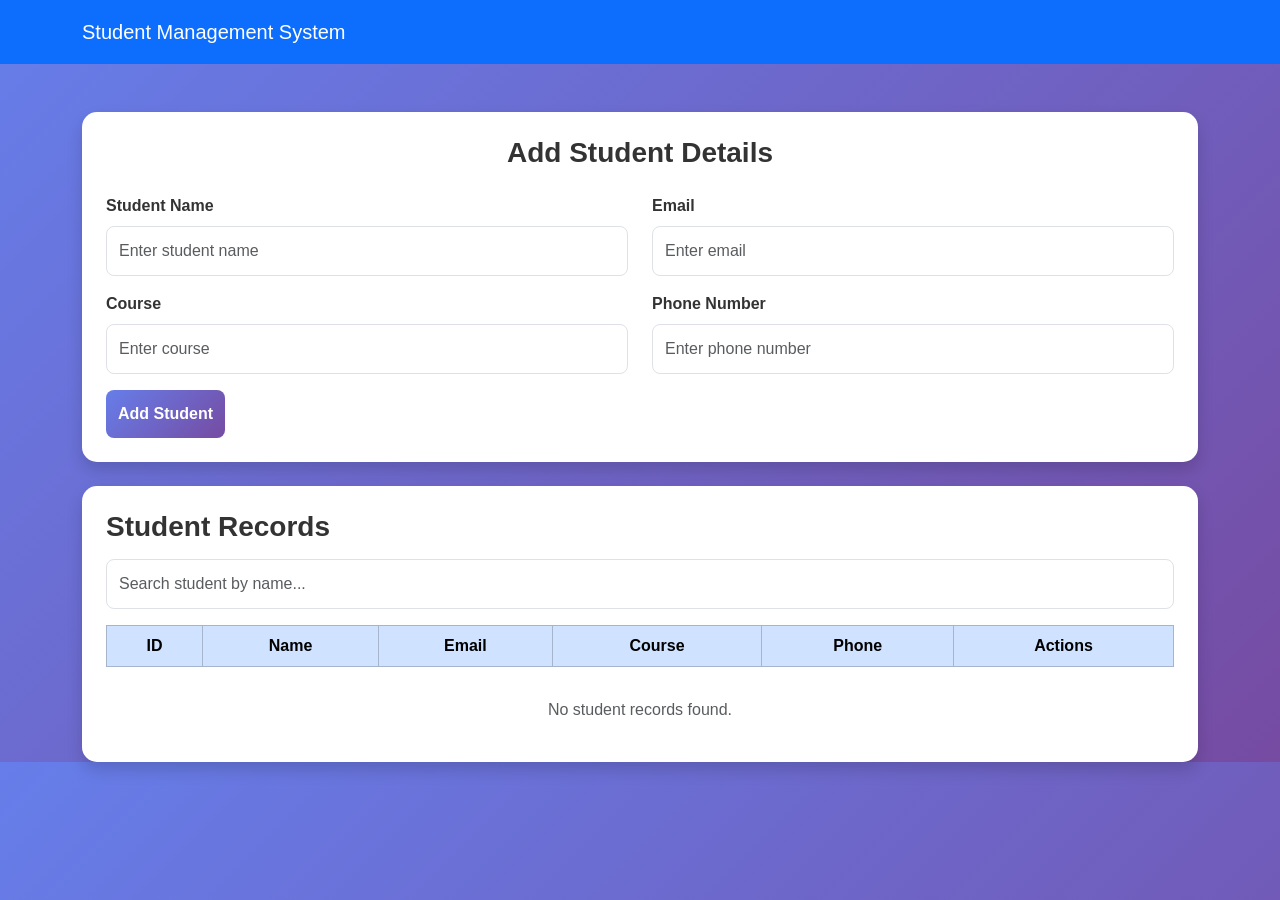
<file: index.html>
<!DOCTYPE html>
<html lang="en">
<head>
    <meta charset="UTF-8">
    <meta name="viewport" content="width=device-width, initial-scale=1.0">
    <title>Student Management System</title>

    <!-- Bootstrap CSS -->
    <link href="https://cdn.jsdelivr.net/npm/bootstrap@5.3.3/dist/css/bootstrap.min.css" rel="stylesheet">

    <!-- Custom CSS -->
    <link rel="stylesheet" href="style.css">
</head>
<body>

    <nav class="navbar navbar-dark bg-primary">
        <div class="container">
            <span class="navbar-brand mb-0 h1">
                Student Management System
            </span>
        </div>
    </nav>

    <div class="container mt-5">

        <div class="card shadow p-4">

            <h3 class="text-center mb-4">Add Student Details</h3>

            <form id="studentForm">

                <input type="hidden" id="editId">

                <div class="row">

                    <div class="col-md-6 mb-3">
                        <label class="form-label">Student Name</label>
                        <input type="text" id="name"
                            class="form-control"
                            placeholder="Enter student name" required>
                    </div>

                    <div class="col-md-6 mb-3">
                        <label class="form-label">Email</label>
                        <input type="email" id="email"
                            class="form-control"
                            placeholder="Enter email" required>
                    </div>

                    <div class="col-md-6 mb-3">
                        <label class="form-label">Course</label>
                        <input type="text" id="course"
                            class="form-control"
                            placeholder="Enter course" required>
                    </div>

                    <div class="col-md-6 mb-3">
                        <label class="form-label">Phone Number</label>
                        <input type="tel" id="phone"
                            class="form-control"
                            placeholder="Enter phone number" required>
                    </div>

                </div>

                <button type="submit" class="btn btn-primary" id="submitBtn">
                    Add Student
                </button>

            </form>

        </div>

        <!-- Student List -->

        <div class="card shadow p-4 mt-4">

            <h3 class="mb-3">Student Records</h3>

            <input type="text" id="search"
                class="form-control mb-3"
                placeholder="Search student by name...">

            <div class="table-responsive">
                <table class="table table-bordered table-striped">

                    <thead class="table-primary">
                        <tr>
                            <th>ID</th>
                            <th>Name</th>
                            <th>Email</th>
                            <th>Course</th>
                            <th>Phone</th>
                            <th>Actions</th>
                        </tr>
                    </thead>

                    <tbody id="studentTable"></tbody>

                </table>
            </div>

            <p id="emptyMessage" class="text-center text-muted">
                No student records found.
            </p>

        </div>

    </div>

    <script src="script.js"></script>

</body>
</html>
</file>
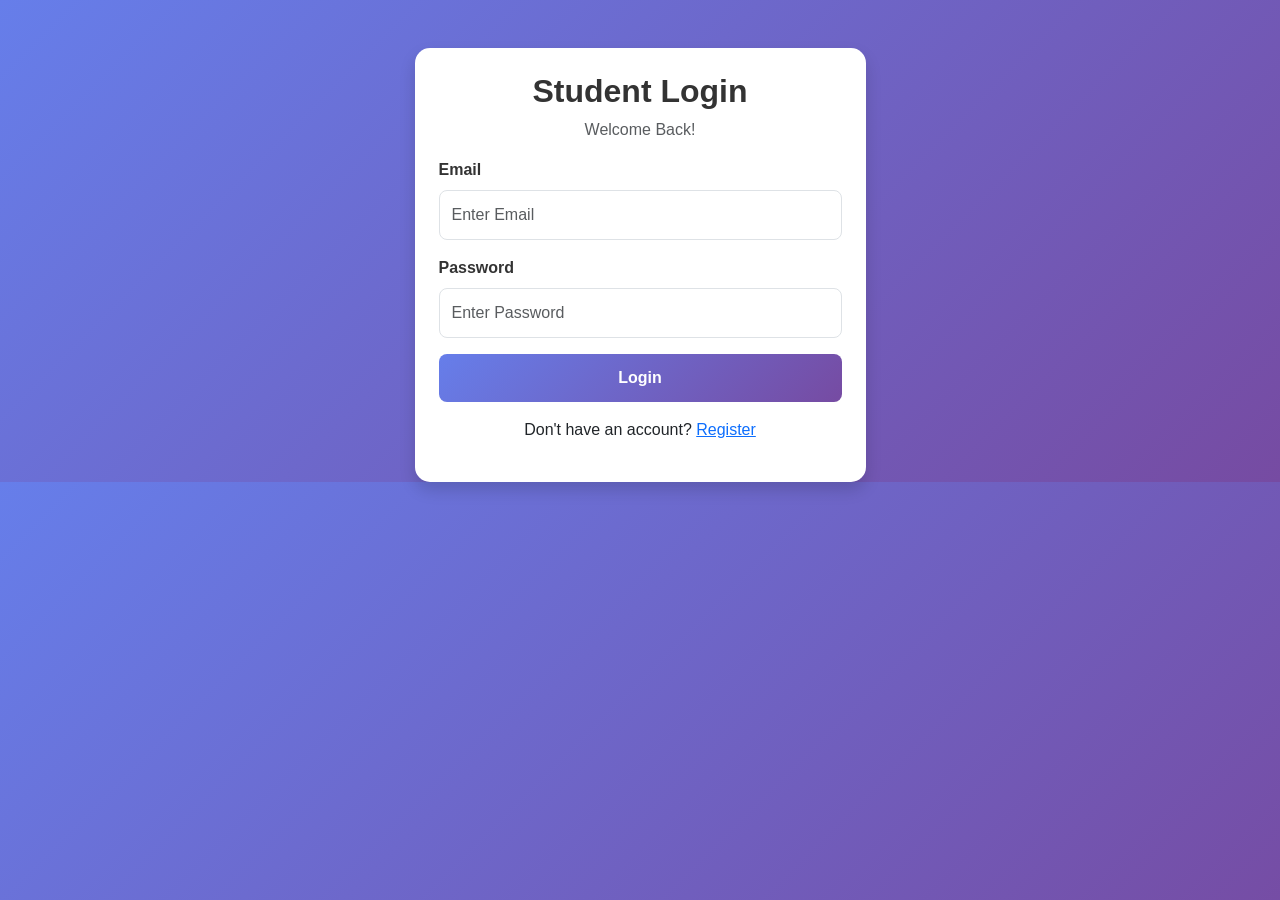
<file: login.html>
<!DOCTYPE html>
<html>
<head>
    <title>Student Login</title>

    <link href="https://cdn.jsdelivr.net/npm/bootstrap@5.3.3/dist/css/bootstrap.min.css"
          rel="stylesheet">

    <link rel="stylesheet" href="style.css">
</head>

<body>

<div class="container mt-5">
    <div class="row justify-content-center">
        <div class="col-md-5">

            <div class="card shadow p-4">

                <h2 class="text-center">Student Login</h2>
                <p class="text-center text-muted">
                    Welcome Back!
                </p>

                <form id="loginForm">

                    <div class="mb-3">
                        <label class="form-label">Email</label>
                        <input type="email" id="email"
                               class="form-control"
                               placeholder="Enter Email" required>
                    </div>

                    <div class="mb-3">
                        <label class="form-label">Password</label>
                        <input type="password" id="password"
                               class="form-control"
                               placeholder="Enter Password" required>
                    </div>

                    <button type="submit"
                            class="btn btn-primary w-100">
                        Login
                    </button>

                    <p id="message" class="text-center mt-3"></p>

                    <p class="text-center">
                        Don't have an account?
                        <a href="registration.html">Register</a>
                    </p>

                </form>

            </div>

        </div>
    </div>
</div>

<script src="login.js"></script>

</body>
</html>
</file>
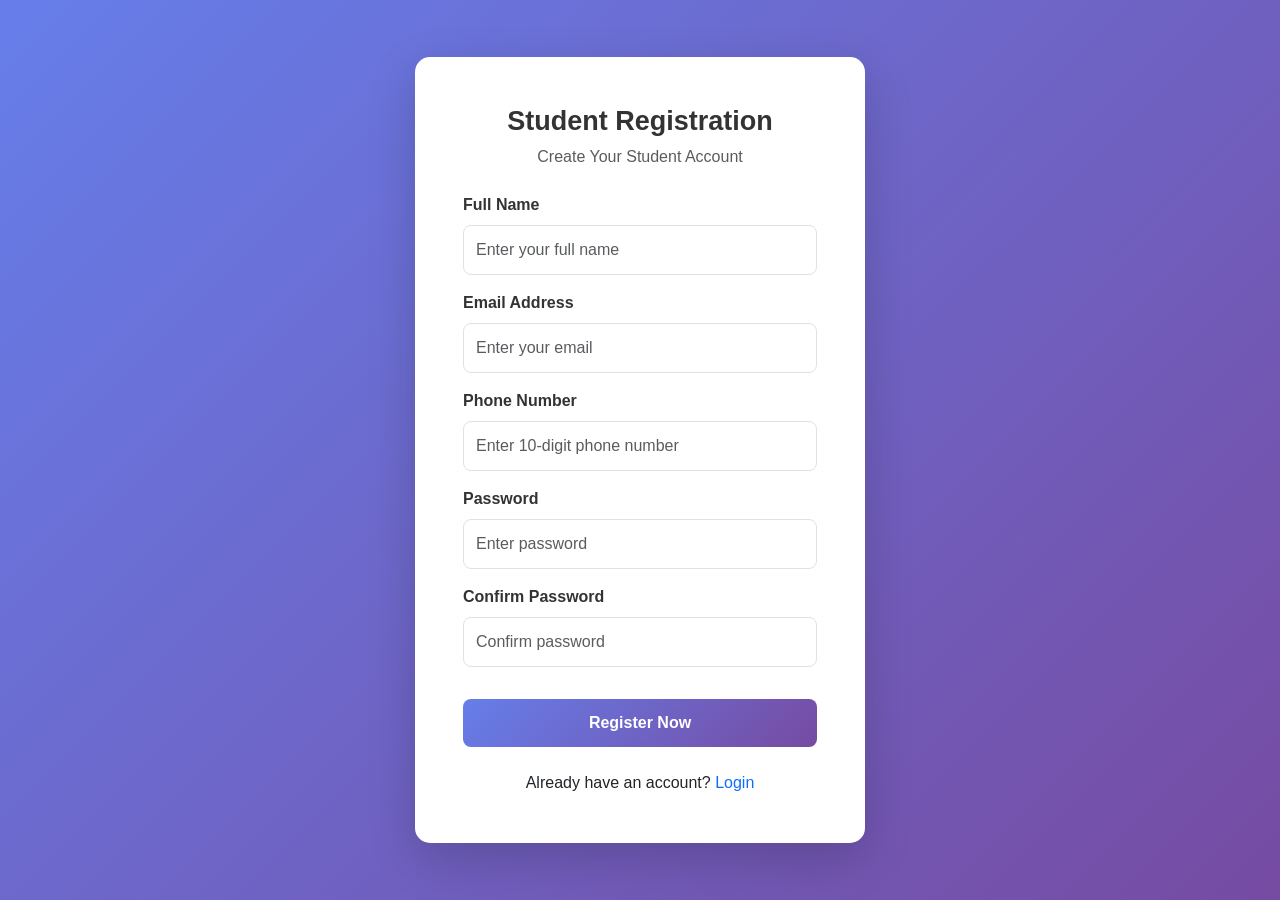
<file: registration.html>
<!DOCTYPE html>
<html lang="en">
<head>
    <meta charset="UTF-8">
    <meta name="viewport" content="width=device-width, initial-scale=1.0">

    <title>Student Registration</title>

    <!-- Bootstrap CSS -->
    <link href="https://cdn.jsdelivr.net/npm/bootstrap@5.3.3/dist/css/bootstrap.min.css"
          rel="stylesheet">

    <!-- Custom CSS -->
    <link rel="stylesheet" href="style.css">
</head>

<body>

    <div class="container d-flex justify-content-center align-items-center min-vh-100">

        <div class="card registration-card shadow-lg">

            <div class="card-body p-4 p-md-5">

                <h2 class="text-center fw-bold mb-2">
                    Student Registration
                </h2>

                <p class="text-center text-muted mb-4">
                    Create Your Student Account
                </p>

                <form id="registrationForm" novalidate>

                    <!-- Name -->
                    <div class="mb-3">
                        <label for="name" class="form-label">
                            Full Name
                        </label>

                        <input type="text"
                               class="form-control"
                               id="name"
                               placeholder="Enter your full name"
                               required>
                    </div>

                    <!-- Email -->
                    <div class="mb-3">
                        <label for="email" class="form-label">
                            Email Address
                        </label>

                        <input type="email"
                               class="form-control"
                               id="email"
                               placeholder="Enter your email"
                               required>
                    </div>

                    <!-- Phone -->
                    <div class="mb-3">
                        <label for="phone" class="form-label">
                            Phone Number
                        </label>

                        <input type="tel"
                               class="form-control"
                               id="phone"
                               placeholder="Enter 10-digit phone number"
                               maxlength="10"
                               required>
                    </div>

                    <!-- Password -->
                    <div class="mb-3">
                        <label for="password" class="form-label">
                            Password
                        </label>

                        <input type="password"
                               class="form-control"
                               id="password"
                               placeholder="Enter password"
                               required>
                    </div>

                    <!-- Confirm Password -->
                    <div class="mb-3">
                        <label for="confirmPassword" class="form-label">
                            Confirm Password
                        </label>

                        <input type="password"
                               class="form-control"
                               id="confirmPassword"
                               placeholder="Confirm password"
                               required>
                    </div>

                    <!-- Register Button -->
                    <button type="submit"
                            class="btn btn-primary w-100 mt-3">
                        Register Now
                    </button>

                    <!-- Message -->
                    <div id="message" class="mt-3 text-center"
                         role="status"></div>

                    <p class="text-center mt-4 mb-0">
                        Already have an account?
                        <a href="#" class="text-decoration-none">
                            Login
                        </a>
                    </p>

                </form>

            </div>
        </div>
    </div>

    <!-- Bootstrap JS -->
    <script src="https://cdn.jsdelivr.net/npm/bootstrap@5.3.3/dist/js/bootstrap.bundle.min.js"></script>

    <!-- Custom JavaScript -->
    <script src="registration.js"></script>

</body>
</html>
</file>
<file: style.css>
body {
    background-color: #f1f4f9;
    font-family: Arial, sans-serif;
}

.navbar {
    padding: 15px;
}

.card {
    border: none;
    border-radius: 12px;
}

h3 {
    color: #333;
    font-weight: bold;
}

.form-control {
    padding: 10px;
}

.btn {
    padding: 8px 18px;
}

table {
    text-align: center;
    vertical-align: middle;
}

table th {
    white-space: nowrap;
}

.edit-btn {
    margin-right: 5px;
}

#emptyMessage {
    margin-top: 15px;
}





body {
    background: linear-gradient(135deg, #667eea, #764ba2);
    font-family: Arial, sans-serif;
}

.registration-card {
    width: 100%;
    max-width: 450px;
    border: none;
    border-radius: 15px;
}

.registration-card h2 {
    color: #333;
    font-size: 27px;
}

.form-label {
    font-weight: 600;
    color: #333;
}

.form-control {
    padding: 12px;
    border-radius: 8px;
}

.form-control:focus {
    border-color: #667eea;
    box-shadow: 0 0 5px rgba(102, 126, 234, 0.3);
}

.btn-primary {
    background: linear-gradient(135deg, #667eea, #764ba2);
    border: none;
    padding: 12px;
    border-radius: 8px;
    font-weight: bold;
}

.btn-primary:hover {
    background: linear-gradient(135deg, #5366d5, #623b91);
}

#message {
    font-weight: 600;
}

@media (max-width: 576px) {
    .registration-card {
        margin: 15px 0;
    }
}




body {
    background-color: #e6e6fa;
    font-family: Arial;
}

.card {
    border-radius: 15px;
    border: none;
}

h2 {
    color: #333;
    font-weight: bold;
}

.form-control {
    padding: 12px;
}

.btn-primary {
    background-color: #6c63ff;
    border: none;
    padding: 12px;
}

.btn-primary:hover {
    background-color: #5148d8;
}
</file>
